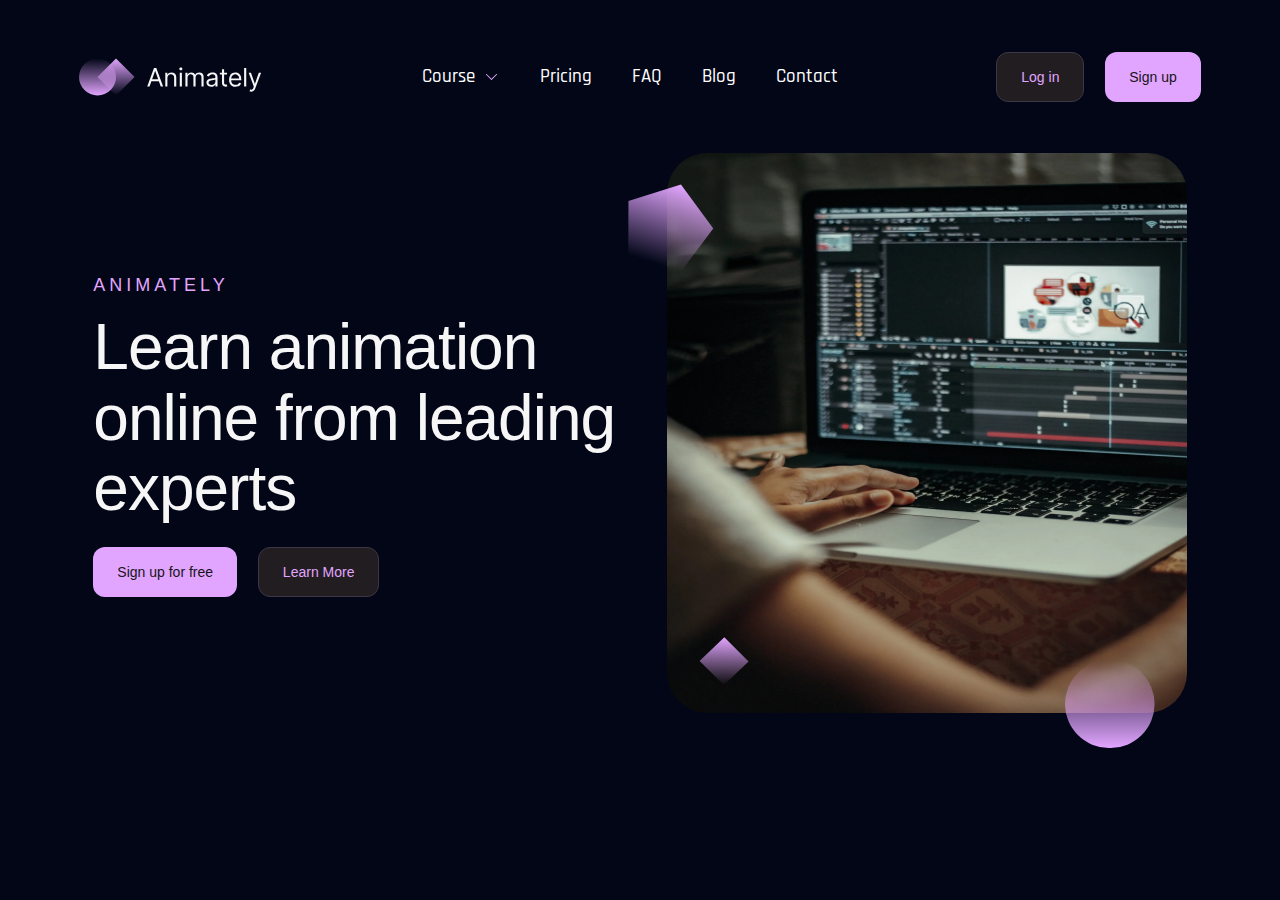
<file: Task-2 [Landing Page]/index.html>
<!DOCTYPE html>
<html lang="en">
  <head>
    <meta charset="UTF-8" />
    <meta name="viewport" content="width=device-width, initial-scale=1.0" />
    <title>Animately</title>
    <link rel="stylesheet" href="style.css" />
    <link rel="preconnect" href="https://fonts.googleapis.com" />
    <link rel="preconnect" href="https://fonts.gstatic.com" crossorigin />
    <link
      href="https://fonts.googleapis.com/css2?family=Rajdhani:wght@300;400;500;600;700&display=swap"
      rel="stylesheet"
    />
  </head>
  <body>
    <div class="container">
      <nav>
        <img src="./images/Animately Logo.svg" alt="logo" loading="lazy" />

        <div class="nav-items">
          <div>
            <a href="#">Course</a>
            <img src="./images/arrow.svg" />
          </div>
          <a href="#">Pricing</a>
          <a href="#">FAQ</a>
          <a href="#">Blog</a>
          <a href="#">Contact</a>
        </div>
        <div class="btns">
          <button class="btn1">Log in</button>
          <button class="btn2">Sign up</button>
        </div>
      </nav>
      <section>
        <div class="content">
          <h1>Animately</h1>
          <h2>Learn animation online from leading experts</h2>
          <div class="btns">
            <button class="btn2">Sign up for free</button>
            <button class="btn1">Learn More</button>
          </div>
        </div>
        <div class="imgs">
          <img src="./images/hero-img.webp" loading="lazy" class="heroimg" />
          <img src="./images/circle.svg" loading="lazy" class="circle" />
          <img src="./images/diamond.svg" loading="lazy" class="diamond" />
          <img src="./images/pentagon.svg" loading="lazy" class="pentagon" />
        </div>
      </section>
    </div>
  </body>
</html>
</file>
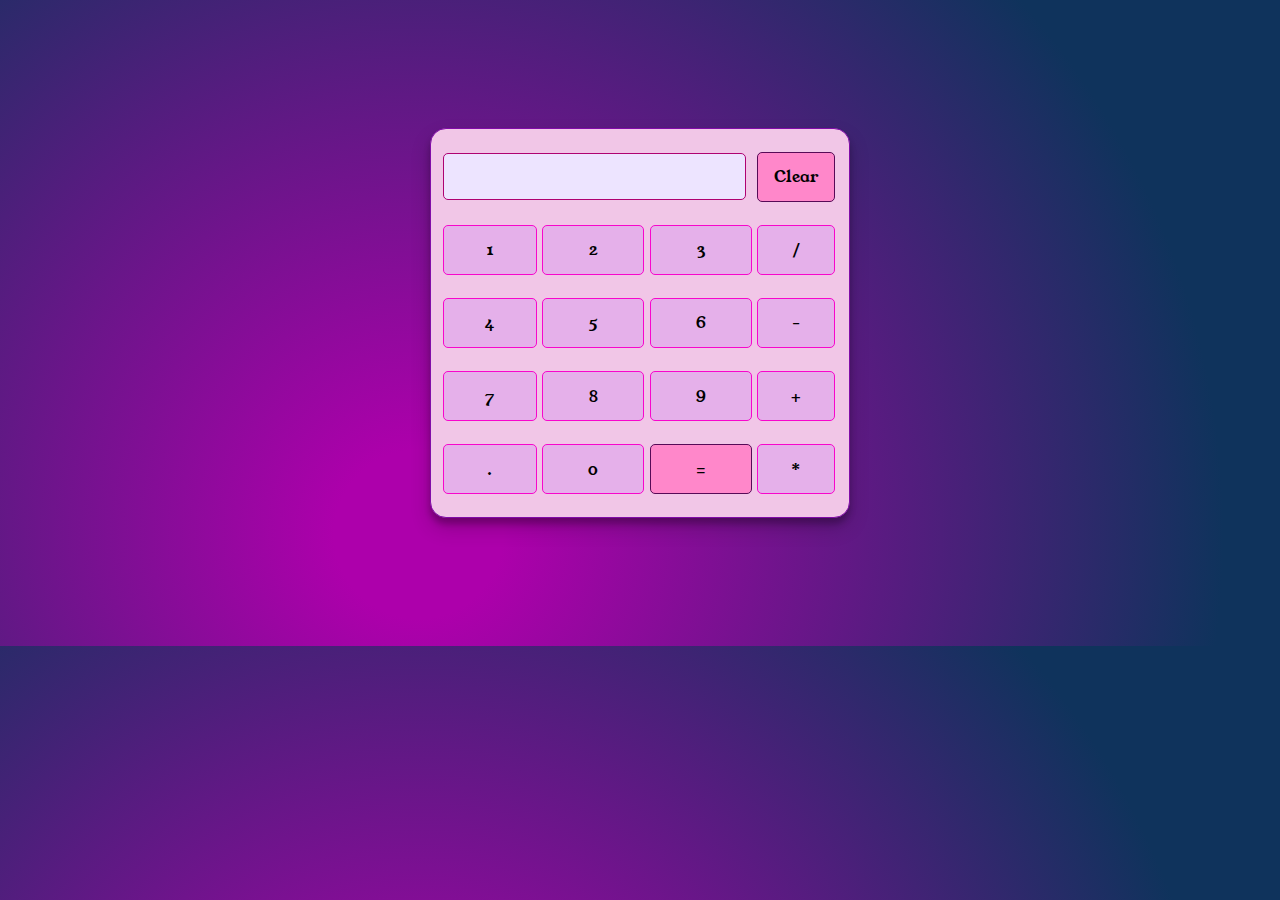
<file: Task-3 [Calculator]/index.html>
<!DOCTYPE html>
<html lang="en">
  <head>
    <meta charset="UTF-8" />
    <meta name="viewport" content="width=device-width, initial-scale=1.0" />
    <title>Calculator</title>
    <link rel="stylesheet" href="style.css" />
    <link rel="preconnect" href="https://fonts.googleapis.com" />
    <link rel="preconnect" href="https://fonts.gstatic.com" crossorigin />
    <link
      href="https://fonts.googleapis.com/css2?family=Young+Serif&display=swap"
      rel="stylesheet"
    />
  </head>
  <body>
    <table class="calculator">
      <tr>
        <td colspan="3">
          <input class="display-box" type="text" id="result" disabled />
        </td>

        <td>
          <input type="button" value="Clear" onclick="clearScreen()" id="btn" />
        </td>
      </tr>
      <tr>
        <td><input type="button" value="1" onclick="display('1')" /></td>
        <td><input type="button" value="2" onclick="display('2')" /></td>
        <td><input type="button" value="3" onclick="display('3')" /></td>
        <td><input type="button" value="/" onclick="display('/')" /></td>
      </tr>
      <tr>
        <td><input type="button" value="4" onclick="display('4')" /></td>
        <td><input type="button" value="5" onclick="display('5')" /></td>
        <td><input type="button" value="6" onclick="display('6')" /></td>
        <td><input type="button" value="-" onclick="display('-')" /></td>
      </tr>
      <tr>
        <td><input type="button" value="7" onclick="display('7')" /></td>
        <td><input type="button" value="8" onclick="display('8')" /></td>
        <td><input type="button" value="9" onclick="display('9')" /></td>
        <td><input type="button" value="+" onclick="display('+')" /></td>
      </tr>
      <tr>
        <td><input type="button" value="." onclick="display('.')" /></td>
        <td><input type="button" value="0" onclick="display('0')" /></td>

        <td>
          <input type="button" value="=" onclick="calculate()" id="btn" />
        </td>
        <td><input type="button" value="*" onclick="display('*')" /></td>
      </tr>
    </table>

    <script>
      function clearScreen() {
        document.getElementById("result").value = "";
      }

      function display(value) {
        document.getElementById("result").value += value;
      }

      function calculate() {
        var p = document.getElementById("result").value;
        var q = eval(p);
        document.getElementById("result").value = q;
      }
    </script>
  </body>
</html>
</file>
<file: Task-2 [Landing Page]/style.css>
* {
  margin: 0;
  padding: 0;
  box-sizing: border-box;
}

body {
  overflow-x: hidden;
  overflow-y: auto;
  font-family: "Rajdhani", sans-serif;
  background-color: #020617;
}

.container {
  width: 100%;
  height: 100vh;
  margin: 0 auto;
}

nav {
  width: 100%;
  height: 17%;
  display: flex;
  align-items: center;
  justify-content: space-around;
}

.nav-items {
  display: flex;
  gap: 2.5em;
}

.nav-items div {
  display: flex;
  gap: 0.5em;
}

.nav-items a {
  text-decoration: none;
  color: #ffffff;
  font-size: 1.2rem;
  font-weight: 500;
  transition: all 0.2s;
  cursor: pointer;
}

.nav-items a:hover {
  color: #e2a5ff;
}

.btns {
  display: flex;
  gap: 1.3em;
}

.btns button {
  border-radius: 12px;
  padding: 16px 24px;
  font-size: 14px;
  font-weight: 500;
}

.btns .btn1 {
  color: #e2a5ff;
  background-color: #211d21;
  border: 1px solid #3e3545;
  transition: all 0.2s;
}

.btns .btn1:hover {
  background-color: #3a323a;
  border: 1px solid #c154f4;
}

.btns .btn2 {
  color: #171417;
  background-color: #e2a5ff;
  transition: all 0.2s;
  border: none;
}

.btns .btn2:hover {
  background-color: #ce75f7;
}

section {
  display: flex;
  align-items: center;
  justify-content: space-evenly;
  width: 100%;
  max-width: 1600px;
  margin-left: auto;
  margin-right: auto;
  padding-left: 80px;
  padding-right: 80px;
}

.content {
  width: 50%;
}
.content h1 {
  color: #e2a5ff;
  letter-spacing: 4px;
  text-transform: uppercase;
  margin-bottom: 16px;
  font-family: Fira Mono, sans-serif;
  font-size: 18px;
  font-weight: 500;
  line-height: 1.2;
}

.content h2 {
  color: #f7f6f7;
  letter-spacing: -1px;
  margin-top: 0;
  margin-bottom: 24px;
  font-family: Inter, sans-serif;
  font-size: 64px;
  font-weight: 400;
  line-height: 1.1;
}

.imgs {
  position: relative;
  /* margin-top: 2.3rem; */
}

.heroimg {
  width: 520px;
  height: 560px;
  border-radius: 40px;
}

.circle {
  width: 90px;
  position: absolute;
  bottom: -1.8rem;
  right: 2rem;
}

.pentagon {
  width: 90px;
  position: absolute;
  top: 1.8rem;
  left: -2.7rem;
  transform: rotate(18deg);
}

.diamond {
  width: 50px;
  position: absolute;
  bottom: 2rem;
  left: 2rem;
}
</file>
<file: Task-3 [Calculator]/style.css>
* {
  margin: 0;
  padding: 0;
  box-sizing: border-box;
}

body {
  background-image: radial-gradient(
    circle farthest-corner at 32.7% 82.7%,
    rgba(173, 0, 171, 1) 8.3%,
    rgba(15, 51, 92, 1) 79.4%
  );
}

.calculator {
  padding: 10px;
  border-radius: 1em;
  height: 390px;
  width: 420px;
  margin: 8rem auto;
  background-color: #f1c6e7;
  box-shadow: rgba(0, 0, 0, 0.19) 0px 10px 20px, rgba(0, 0, 0, 0.23) 0px 6px 6px;
  border: 1px solid #810ca8;
}

.display-box {
  font-family: "Young Serif", serif;
  background-color: #ede4ff;
  border: solid #af0171 0.5px;
  color: #000000;
  border-radius: 5px;
  width: 97%;
  height: 65%;
}

#btn {
  background-color: #ff87ca;
  border: 1px solid #570a57;
}

input[type="button"] {
  font-family: "Young Serif", serif;
  font-size: 16px;
  background-color: #e5b0ea;
  color: #000000;
  border: solid #f806cc 1px;
  width: 97%;
  border-radius: 5px;
  height: 70%;
  outline: none;
}

input:active[type="button"] {
  background: #fdcedf;
  -webkit-box-shadow: inset 0px 0px 5px #dfffd8;
  -moz-box-shadow: inset 0px 0px 5px #dfffd8;
  box-shadow: inset 0px 0px 5px #dfffd8;
}
</file>
